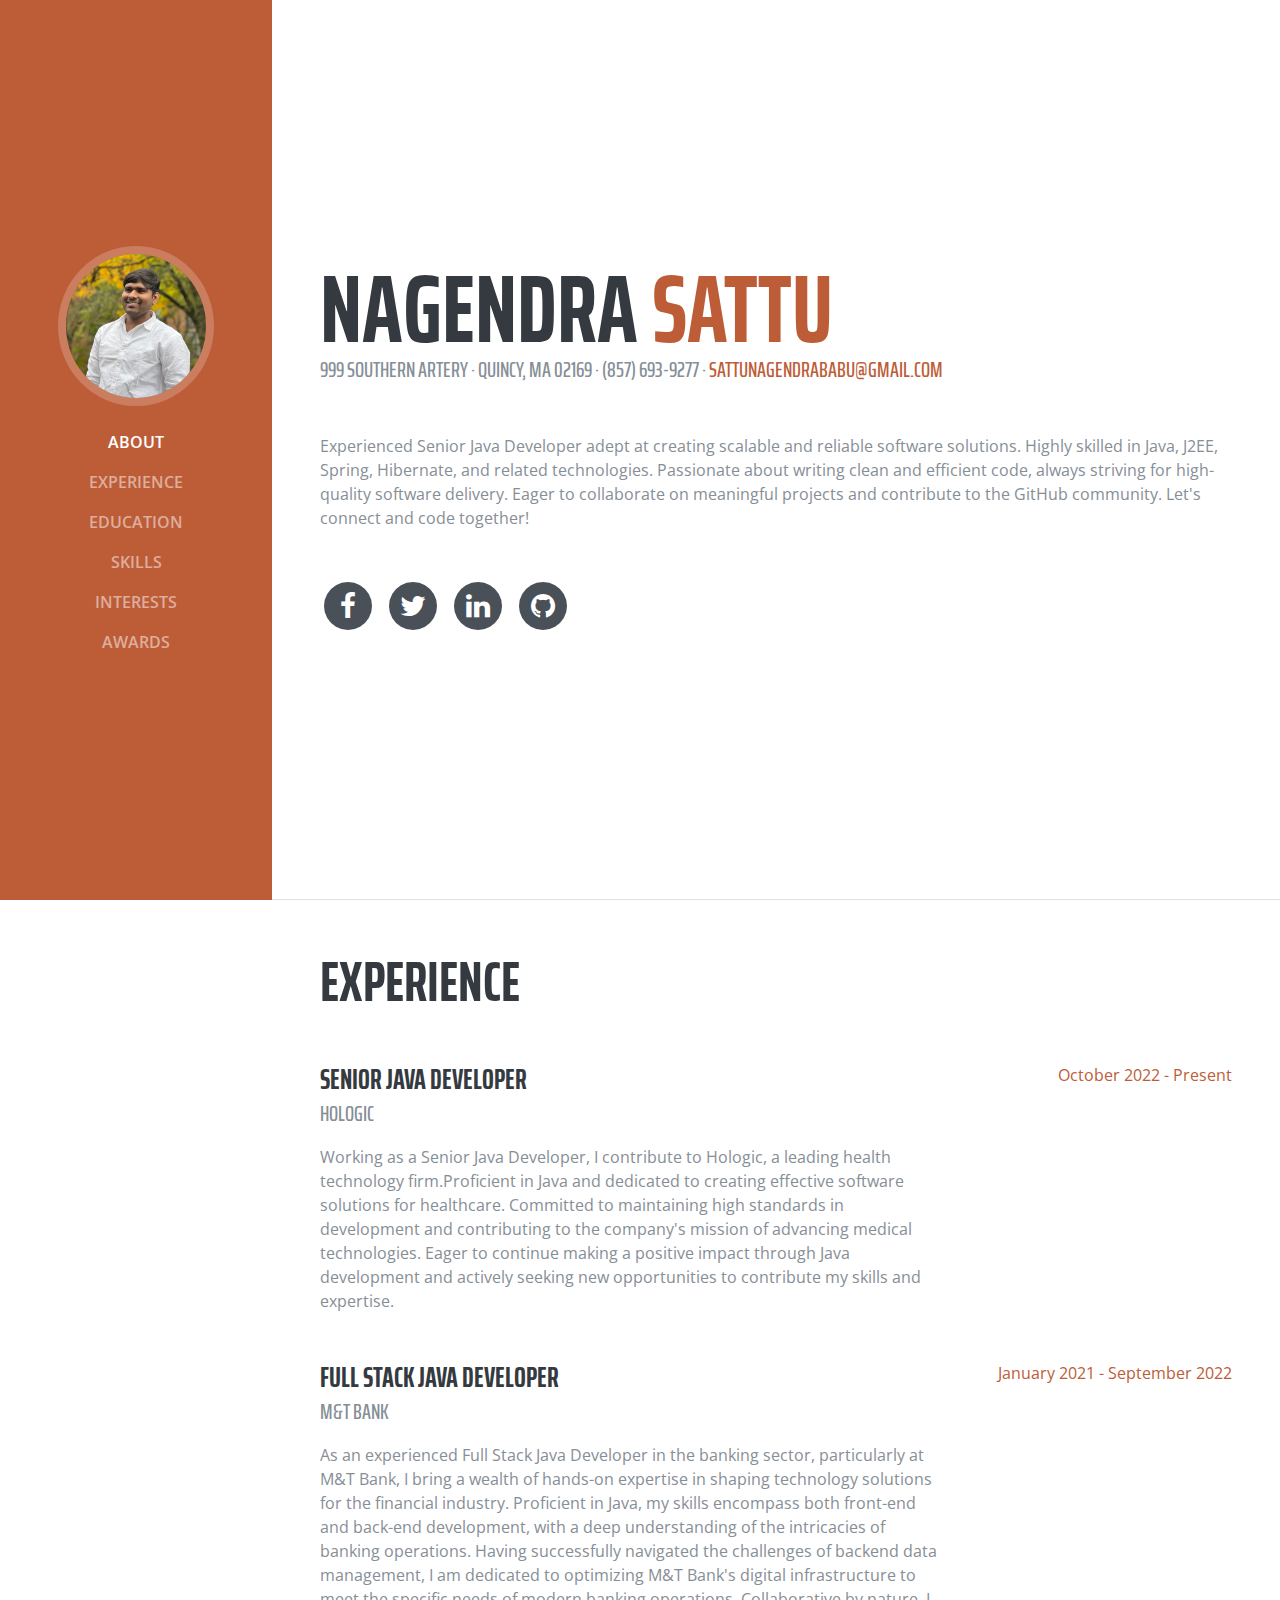
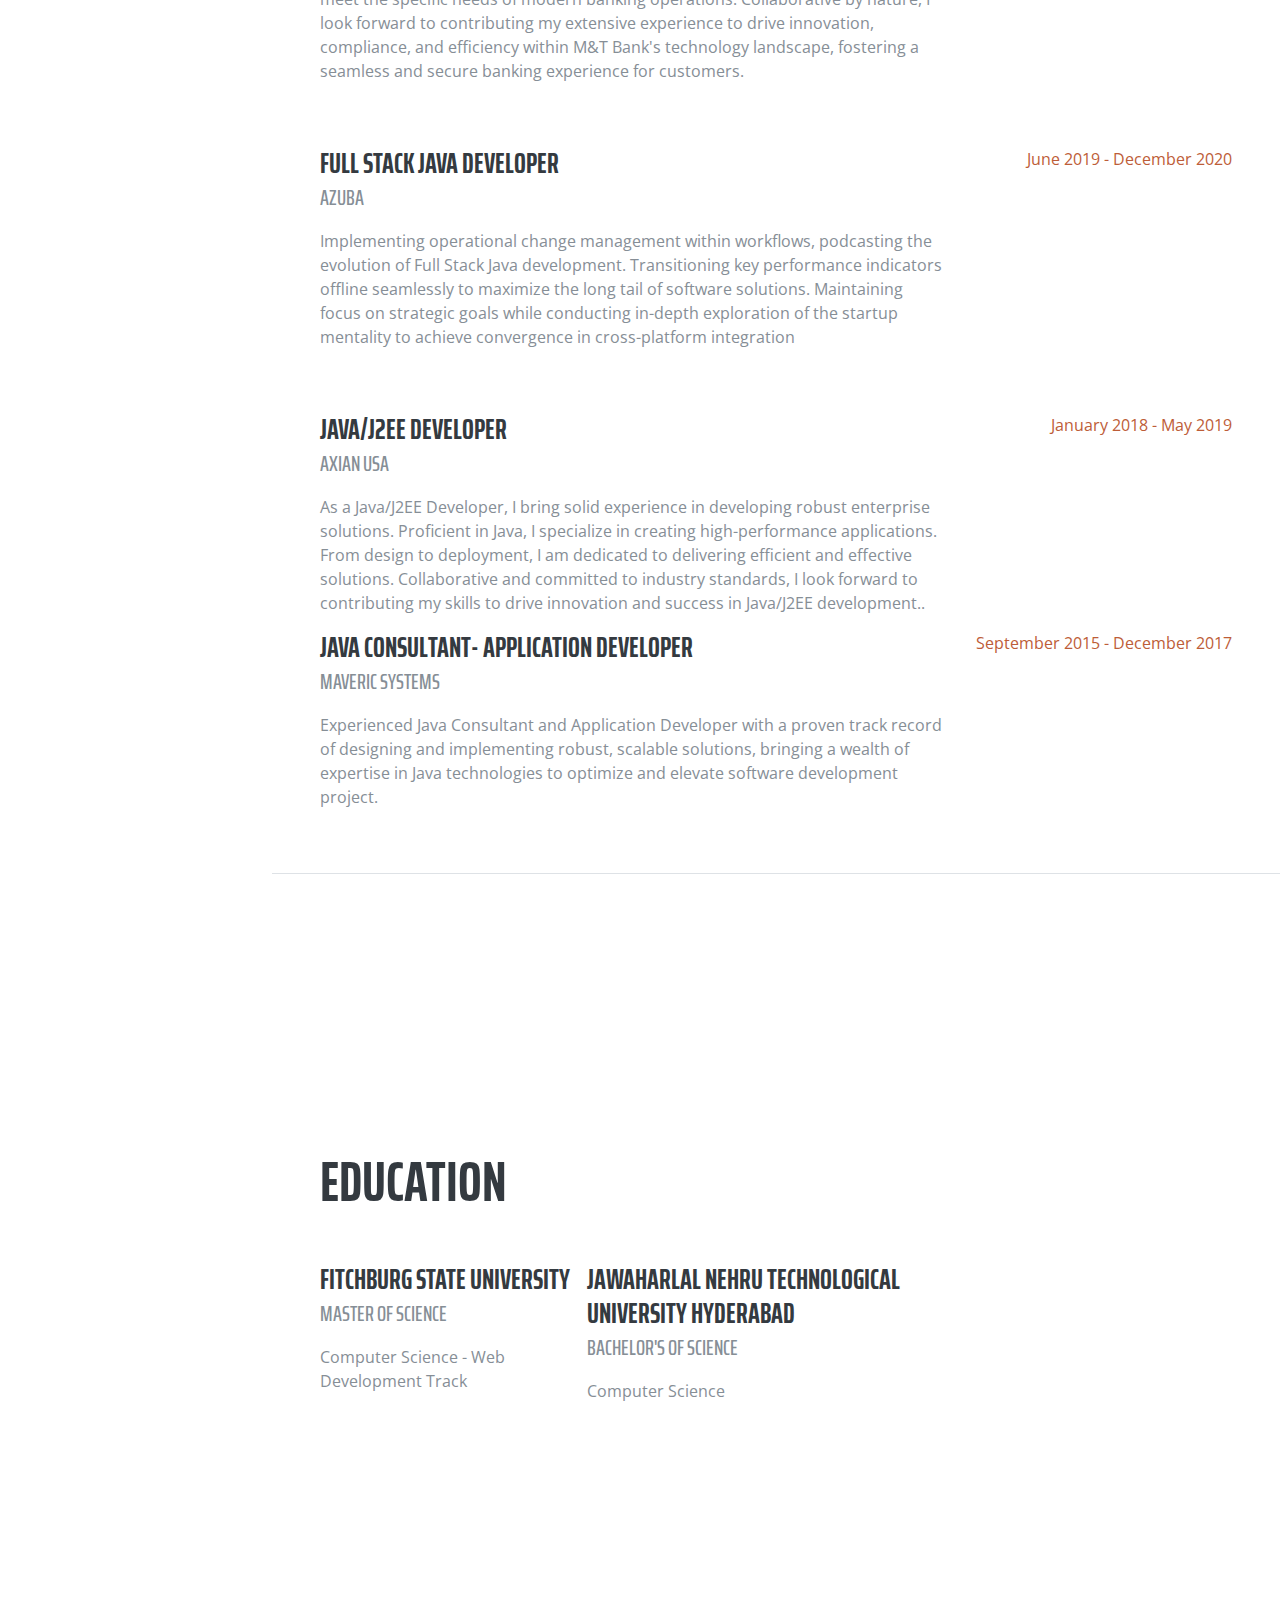
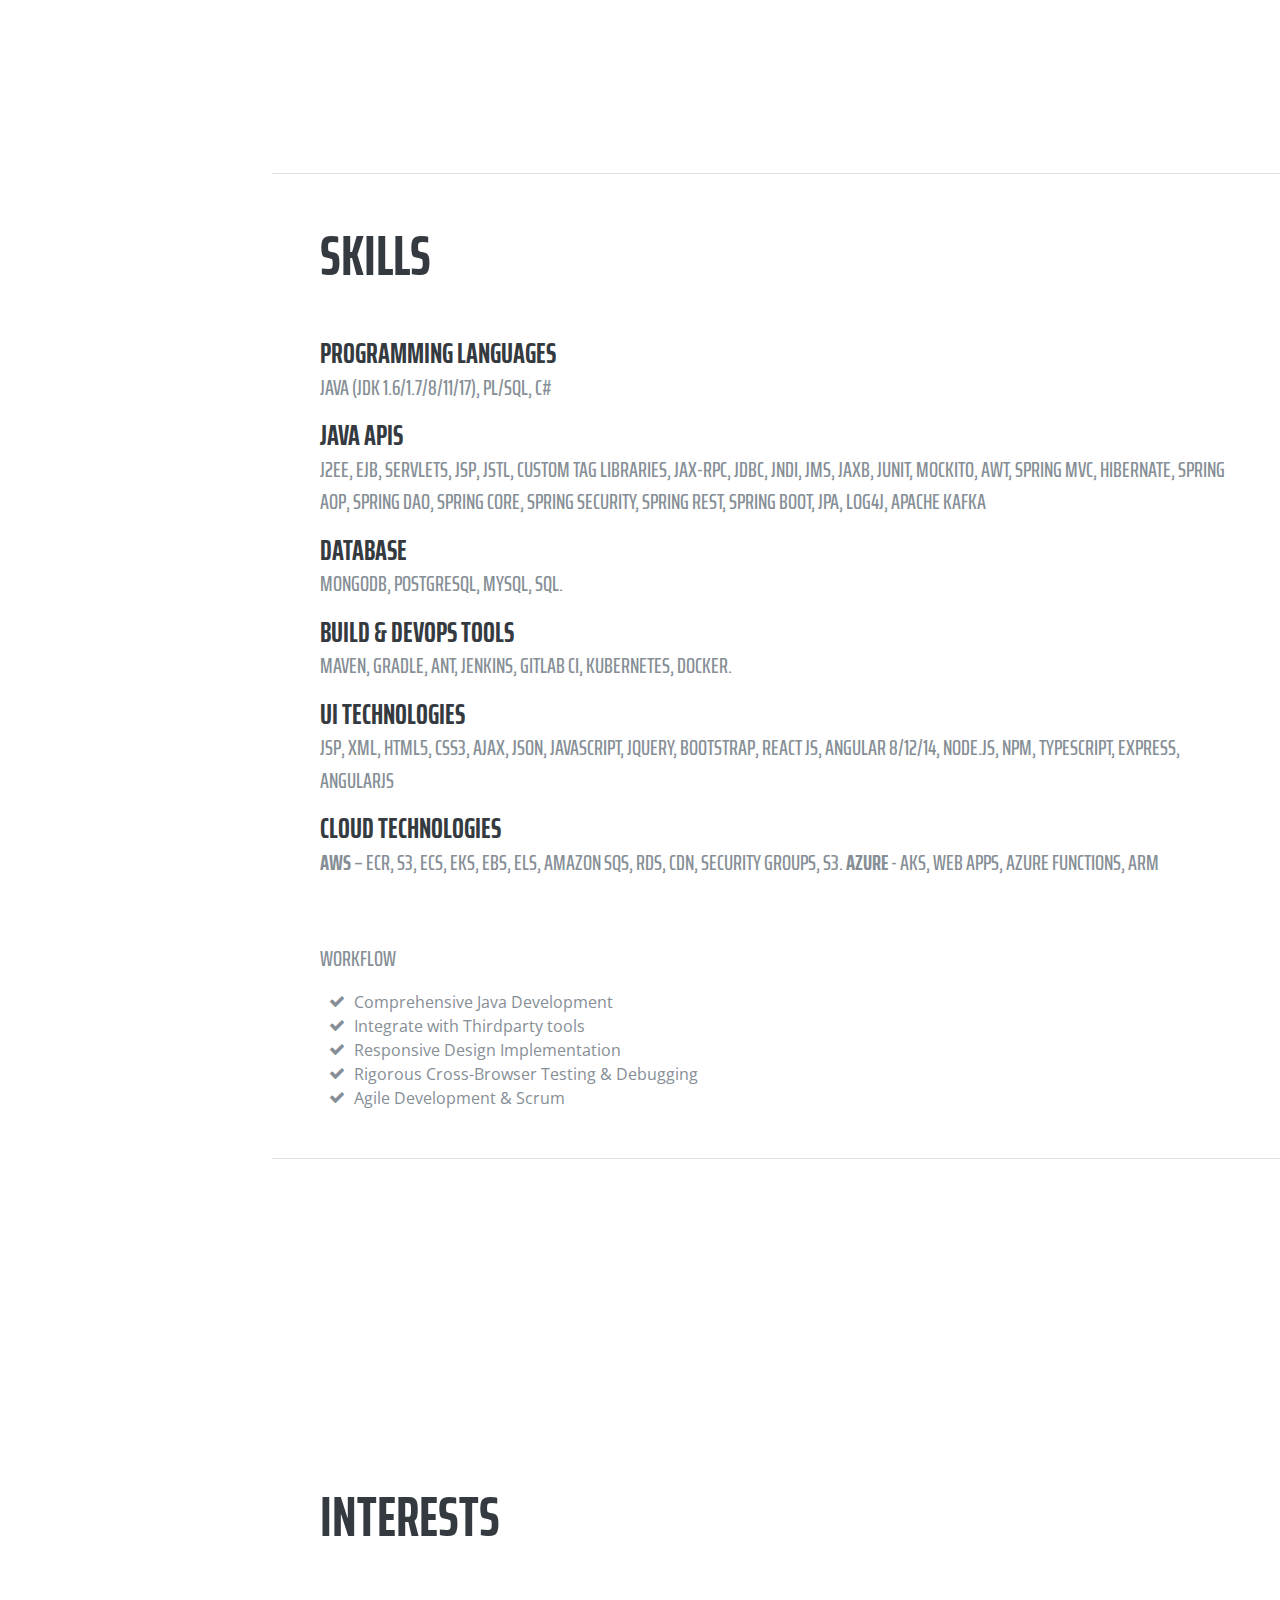
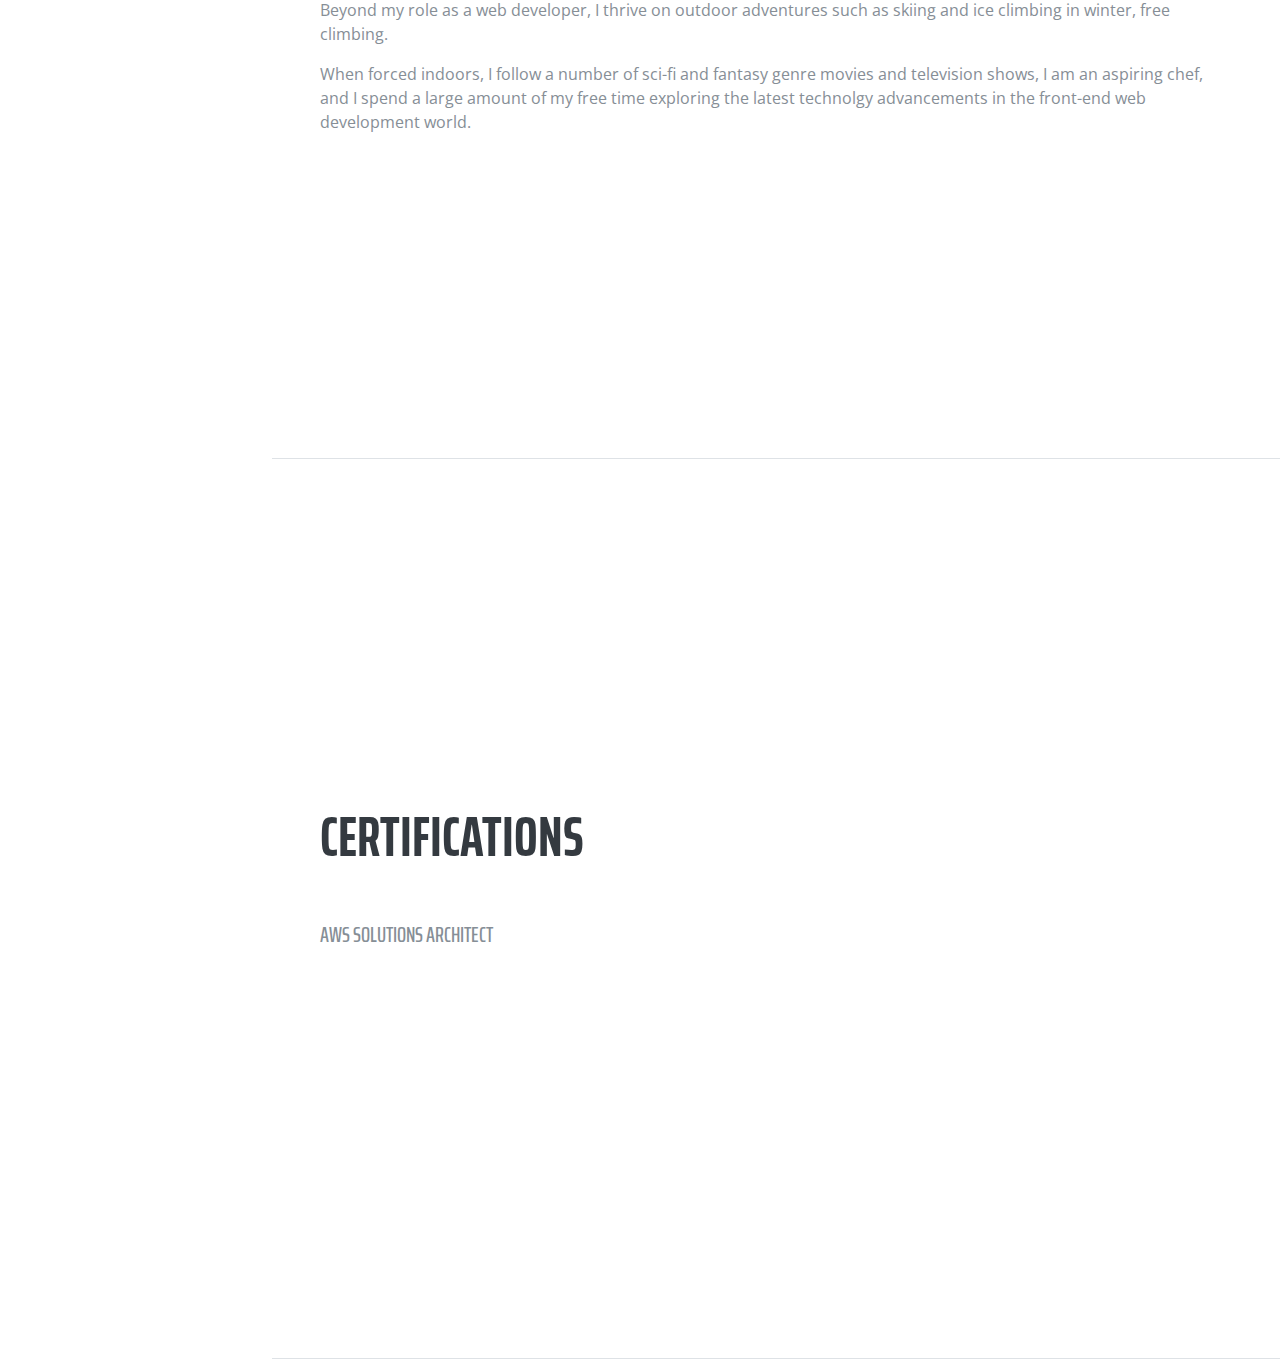
<file: index.html>
<!DOCTYPE html>
<html lang="en">

  <head>

    <meta charset="utf-8">
    <meta name="viewport" content="width=device-width, initial-scale=1, shrink-to-fit=no">
    <meta name="description" content="">
    <meta name="author" content="">

    <title>Resume - Start Bootstrap Theme</title>

    <!-- Bootstrap core CSS -->
    <link href="vendor/bootstrap/css/bootstrap.min.css" rel="stylesheet">

    <!-- Custom fonts for this template -->
    <link href="https://fonts.googleapis.com/css?family=Saira+Extra+Condensed:100,200,300,400,500,600,700,800,900" rel="stylesheet">
    <link href="https://fonts.googleapis.com/css?family=Open+Sans:300,300i,400,400i,600,600i,700,700i,800,800i" rel="stylesheet">
    <link href="vendor/font-awesome/css/font-awesome.min.css" rel="stylesheet">
    <link href="vendor/devicons/css/devicons.min.css" rel="stylesheet">
    <link href="vendor/simple-line-icons/css/simple-line-icons.css" rel="stylesheet">

    <!-- Custom styles for this template -->
    <link href="css/resume.min.css" rel="stylesheet">

  </head>

  <body id="page-top">

    <nav class="navbar navbar-expand-lg navbar-dark bg-primary fixed-top" id="sideNav">
      <a class="navbar-brand js-scroll-trigger" href="#page-top">
        <span class="d-block d-lg-none">Start Bootstrap</span>
        <span class="d-none d-lg-block">
          <img class="img-fluid img-profile rounded-circle mx-auto mb-2" src="img/Profile.jpg" alt="">
        </span>
      </a>
      </button>
      <div class="collapse navbar-collapse" id="navbarSupportedContent">
        <ul class="navbar-nav">
          <li class="nav-item">
            <a class="nav-link js-scroll-trigger" href="#about">About</a>
          </li>
          <li class="nav-item">
            <a class="nav-link js-scroll-trigger" href="#experience">Experience</a>
          </li>
          <li class="nav-item">
            <a class="nav-link js-scroll-trigger" href="#education">Education</a>
          </li>
          <li class="nav-item">
            <a class="nav-link js-scroll-trigger" href="#skills">Skills</a>  
          </li>
          <li class="nav-item">
            <a class="nav-link js-scroll-trigger" href="#interests">Interests</a>
          </li>
          <li class="nav-item">
            <a class="nav-link js-scroll-trigger" href="#awards">Awards</a>
          </li>
        </ul>
      </div>
    </nav>

    <div class="container-fluid p-0">

      <section class="resume-section p-3 p-lg-5 d-flex d-column" id="about">
        <div class="my-auto">
          <h1 class="mb-0">Nagendra 
            <span class="text-primary">Sattu</span>
          </h1>
          <div class="subheading mb-5">999 Southern Artery · Quincy, MA 02169 · (857) 693-9277 ·
            <a href="mailto:name@email.com">sattunagendrababu@gmail.com</a>
          </div>
          <p class="mb-5">Experienced Senior Java Developer adept at creating scalable and reliable software solutions. Highly skilled in Java, J2EE, Spring, Hibernate, and related technologies. Passionate about writing clean and efficient code, always striving for high-quality software delivery. Eager to collaborate on meaningful projects and contribute to the GitHub community. Let's connect and code together!</p>
          <ul class="list-inline list-social-icons mb-0">
            <li class="list-inline-item">
              <a href="#">
                <span class="fa-stack fa-lg">
                  <i class="fa fa-circle fa-stack-2x"></i>
                  <i class="fa fa-facebook fa-stack-1x fa-inverse"></i>
                </span>
              </a>
            </li>
            <li class="list-inline-item">
              <a href="#">
                <span class="fa-stack fa-lg">
                  <i class="fa fa-circle fa-stack-2x"></i>
                  <i class="fa fa-twitter fa-stack-1x fa-inverse"></i>
                </span>
              </a>
            </li>
            <li class="list-inline-item">
              <a href="http://www.linkedin.com/in/nagendra-sattu-7897a22b5">
                <span class="fa-stack fa-lg">
                  <i class="fa fa-circle fa-stack-2x"></i>
                  <i class="fa fa-linkedin fa-stack-1x fa-inverse"></i>
                </span> 
              </a>
            </li>
            <li class="list-inline-item">
              <a href="#">
                <span class="fa-stack fa-lg">
                  <i class="fa fa-circle fa-stack-2x"></i>
                  <i class="fa fa-github fa-stack-1x fa-inverse"></i>
                </span>
              </a>
            </li>
          </ul>
        </div>
      </section>

      <section class="resume-section p-3 p-lg-5 d-flex flex-column" id="experience">
        <div class="my-auto">
          <h2 class="mb-5">Experience</h2>

          <div class="resume-item d-flex flex-column flex-md-row mb-5">
            <div class="resume-content mr-auto">
              <h3 class="mb-0">Senior Java Developer</h3>
              <div class="subheading mb-3">Hologic</div>
              Working as a Senior Java Developer, I contribute to Hologic, a leading health technology firm.Proficient in Java and dedicated to creating effective software solutions for healthcare. Committed to maintaining high standards in development and contributing to the company's mission of advancing medical technologies. Eager to continue making a positive impact through Java development and actively seeking new opportunities to contribute my skills and expertise.




</div>
            <div class="resume-date text-md-right">
              <span class="text-primary">October 2022 - Present</span>
            </div>
          </div>

          <div class="resume-item d-flex flex-column flex-md-row mb-5">
            <div class="resume-content mr-auto">
              <h3 class="mb-0">Full Stack Java Developer</h3>
              <div class="subheading mb-3">M&T Bank</div>
              <p>
                As an experienced Full Stack Java Developer in the banking sector, particularly at M&T Bank, 
                I bring a wealth of hands-on expertise in shaping technology solutions for the financial industry.
                 Proficient in Java, my skills encompass both front-end and back-end development, 
                 with a deep understanding of the intricacies of banking operations. Having successfully navigated the challenges of backend data management,
                 I am dedicated to optimizing M&T Bank's digital infrastructure to meet the specific needs of modern banking operations. Collaborative by nature, I look forward to contributing my extensive experience to drive innovation, compliance, and efficiency within M&T Bank's technology landscape, fostering a seamless and secure banking experience for customers.

              </p>
            </div>
            <div class="resume-date text-md-right">
              <span class="text-primary">January 2021 - September 2022</span>
            </div>
          </div>

          <div class="resume-item d-flex flex-column flex-md-row mb-5">
            <div class="resume-content mr-auto">
              <h3 class="mb-0">Full Stack Java Developer</h3>
              <div class="subheading mb-3">Azuba</div>
              <p>
                Implementing operational change management within workflows, podcasting the evolution of Full Stack Java development. 
                Transitioning key performance indicators offline seamlessly to maximize the long tail of software solutions. 
                Maintaining focus on strategic goals while conducting in-depth exploration of the startup mentality to achieve convergence in cross-platform integration</p>
            </div>
            <div class="resume-date text-md-right">
              <span class="text-primary">June 2019 - December 2020</span>
            </div>
          </div>

          <div class="resume-item d-flex flex-column flex-md-row">
            <div class="resume-content mr-auto">
              <h3 class="mb-0">Java/J2EE Developer</h3>
              <div class="subheading mb-3">Axian USA</div>
              <p>As a Java/J2EE Developer, I bring solid experience in developing robust enterprise solutions. Proficient in Java, 
                I specialize in creating high-performance applications. From design to deployment, I am dedicated to delivering efficient and effective solutions.
                Collaborative and committed to industry standards, 
                I look forward to contributing my skills to drive innovation and success in Java/J2EE development..
              </p>
            </div>
            <div class="resume-date text-md-right">
              <span class="text-primary">January 2018 - May 2019</span>
            </div>
          </div>

          <div class="resume-item d-flex flex-column flex-md-row">
            <div class="resume-content mr-auto">
              <h3 class="mb-0"> Java Consultant- Application Developer</h3>
              <div class="subheading mb-3">Maveric Systems</div>
              <p>Experienced Java Consultant and Application Developer with a proven track record of designing and implementing robust, scalable solutions, 
                bringing a wealth of expertise in Java technologies to optimize and elevate software development project.
              </p>
            </div>
            <div class="resume-date text-md-right">
              <span class="text-primary">September 2015 - December 2017</span>
            </div>
          </div>


        </div>

      </section>

      <section class="resume-section p-3 p-lg-5 d-flex flex-column" id="education">
        <div class="my-auto">
          <h2 class="mb-5">Education</h2>

          <div class="resume-item d-flex flex-column flex-md-row mb-5">
            <div class="resume-content mr-auto">
              <h3 class="mb-0">FitchBurg State University</h3>
              <div class="subheading mb-3">Master of Science</div>
              <div>Computer Science - Web Development Track</div>
            </div>
            <div class="resume-item d-flex flex-column flex-md-row mb-5">
              <div class="my-auto">
              <div class="resume-content mr-auto">
                <h3 class="mb-0">Jawaharlal Nehru Technological University Hyderabad</h3>
                <div class="subheading mb-3">Bachelor's of Science</div>
                <div>Computer Science </div>
              </div>
              </div>
            
            <div class="resume-date text-md-right">
              <span class="text-primary"></span>
            </div>
          </div>
        </div>
      </section>

      <section class="resume-section p-3 p-lg-5 d-flex flex-column" id="skills">
        <div class="my-auto">
          <h2 class="mb-5">Skills</h2>

          
          <div class="resume-item d-flex flex-column flex-md-row mb-5">
            <div class="resume-content mr-auto">
              <h3 class="mb-0">Programming Languages</h3>
              <div class="subheading mb-3">Java (JDK 1.6/1.7/8/11/17), PL/SQL, C#</div>
              <h3 class="mb-0">Java APIs</h3>
              <div class="subheading mb-3">J2EE, EJB, Servlets, JSP, JSTL, Custom Tag Libraries, JAX-RPC, JDBC, JNDI, JMS, JAXB, JUnit, Mockito, AWT, SPRING MVC, Hibernate, Spring AOP, Spring DAO, Spring Core, Spring Security, Spring REST, Spring Boot, JPA, Log4j, Apache Kafka</div>
              <h3 class="mb-0">Database</h3>
              <div class="subheading mb-3">MongoDB, PostgreSQL, MySQL, SQL.</div>
              <h3 class="mb-0">Build & DevOps Tools</h3>
              <div class="subheading mb-3">Maven, Gradle, ANT, Jenkins, GitLab CI, Kubernetes, Docker.</div>
              <h3 class="mb-0">UI Technologies</h3>
              <div class="subheading mb-3">JSP, XML, HTML5, CSS3, AJAX, JSON, JavaScript, jQuery, Bootstrap, React JS, Angular 8/12/14, Node.js, NPM, Typescript, Express, AngularJS</div>
              <h3 class="mb-0">Cloud Technologies</h3>
              <div class="subheading mb-3"><strong>AWS</strong> – ECR, S3, ECS, EKS, EBS, ELS, Amazon SQS, RDS, CDN, Security Groups, S3. 
                <strong>AZURE</strong> - AKS, Web Apps, Azure Functions, ARM</div>
            </div>
            </div>
          </div>
          
          
          
          <!-- Add more sections in a similar manner -->
          
          <div class="subheading mb-3">Workflow</div>
          <ul class="fa-ul mb-0">
            <li>
              <i class="fa-li fa fa-check"></i>
              Comprehensive Java Development</li>
            <li>
                <i class="fa-li fa fa-check"></i>
                Integrate with Thirdparty tools</li>
            <li>
              <i class="fa-li fa fa-check"></i>
              Responsive Design Implementation</li>
            <li>
              <i class="fa-li fa fa-check"></i>
              Rigorous Cross-Browser Testing & Debugging</li>
            <li>
              <i class="fa-li fa fa-check"></i>
              Agile Development &amp; Scrum</li>
            
          </ul>
        </div>
      </section>

      <section class="resume-section p-3 p-lg-5 d-flex flex-column" id="interests">
        <div class="my-auto">
          <h2 class="mb-5">Interests</h2>
          <p>Beyond my role as a web developer, I thrive on outdoor adventures such as skiing and ice climbing in winter, free climbing.</p>
          <p class="mb-0">When forced indoors, I follow a number of sci-fi and fantasy genre movies and television shows, I am an aspiring chef, and I spend a large amount of my free time exploring the latest technolgy advancements in the front-end web development world.</p>
        </div>
      </section>

      <section class="resume-section p-3 p-lg-5 d-flex flex-column" id="skills">
        <div class="my-auto">
          <h2 class="mb-5">Certifications</h2>
          <div class="resume-item d-flex flex-column flex-md-row mb-5">       
              <div class="subheading mb-3">AWS solutions Architect</div>
             </div>
          </div>

         </div>
      </section>

    <!-- Bootstrap core JavaScript -->
    <script src="vendor/jquery/jquery.min.js"></script>
    <script src="vendor/bootstrap/js/bootstrap.bundle.min.js"></script>

    <!-- Plugin JavaScript -->
    <script src="vendor/jquery-easing/jquery.easing.min.js"></script>

    <!-- Custom scripts for this template -->
    <script src="js/resume.min.js"></script>

  </body>

</html>
</file>
<file: vendor/simple-line-icons/css/simple-line-icons.css>
@font-face {
  font-family: 'simple-line-icons';
  src: url('../fonts/Simple-Line-Icons.eot?v=2.4.0');
  src: url('../fonts/Simple-Line-Icons.eot?v=2.4.0#iefix') format('embedded-opentype'), url('../fonts/Simple-Line-Icons.woff2?v=2.4.0') format('woff2'), url('../fonts/Simple-Line-Icons.ttf?v=2.4.0') format('truetype'), url('../fonts/Simple-Line-Icons.woff?v=2.4.0') format('woff'), url('../fonts/Simple-Line-Icons.svg?v=2.4.0#simple-line-icons') format('svg');
  font-weight: normal;
  font-style: normal;
}
/*
 Use the following CSS code if you want to have a class per icon.
 Instead of a list of all class selectors, you can use the generic [class*="icon-"] selector, but it's slower:
*/
.icon-user,
.icon-people,
.icon-user-female,
.icon-user-follow,
.icon-user-following,
.icon-user-unfollow,
.icon-login,
.icon-logout,
.icon-emotsmile,
.icon-phone,
.icon-call-end,
.icon-call-in,
.icon-call-out,
.icon-map,
.icon-location-pin,
.icon-direction,
.icon-directions,
.icon-compass,
.icon-layers,
.icon-menu,
.icon-list,
.icon-options-vertical,
.icon-options,
.icon-arrow-down,
.icon-arrow-left,
.icon-arrow-right,
.icon-arrow-up,
.icon-arrow-up-circle,
.icon-arrow-left-circle,
.icon-arrow-right-circle,
.icon-arrow-down-circle,
.icon-check,
.icon-clock,
.icon-plus,
.icon-minus,
.icon-close,
.icon-event,
.icon-exclamation,
.icon-organization,
.icon-trophy,
.icon-screen-smartphone,
.icon-screen-desktop,
.icon-plane,
.icon-notebook,
.icon-mustache,
.icon-mouse,
.icon-magnet,
.icon-energy,
.icon-disc,
.icon-cursor,
.icon-cursor-move,
.icon-crop,
.icon-chemistry,
.icon-speedometer,
.icon-shield,
.icon-screen-tablet,
.icon-magic-wand,
.icon-hourglass,
.icon-graduation,
.icon-ghost,
.icon-game-controller,
.icon-fire,
.icon-eyeglass,
.icon-envelope-open,
.icon-envelope-letter,
.icon-bell,
.icon-badge,
.icon-anchor,
.icon-wallet,
.icon-vector,
.icon-speech,
.icon-puzzle,
.icon-printer,
.icon-present,
.icon-playlist,
.icon-pin,
.icon-picture,
.icon-handbag,
.icon-globe-alt,
.icon-globe,
.icon-folder-alt,
.icon-folder,
.icon-film,
.icon-feed,
.icon-drop,
.icon-drawer,
.icon-docs,
.icon-doc,
.icon-diamond,
.icon-cup,
.icon-calculator,
.icon-bubbles,
.icon-briefcase,
.icon-book-open,
.icon-basket-loaded,
.icon-basket,
.icon-bag,
.icon-action-undo,
.icon-action-redo,
.icon-wrench,
.icon-umbrella,
.icon-trash,
.icon-tag,
.icon-support,
.icon-frame,
.icon-size-fullscreen,
.icon-size-actual,
.icon-shuffle,
.icon-share-alt,
.icon-share,
.icon-rocket,
.icon-question,
.icon-pie-chart,
.icon-pencil,
.icon-note,
.icon-loop,
.icon-home,
.icon-grid,
.icon-graph,
.icon-microphone,
.icon-music-tone-alt,
.icon-music-tone,
.icon-earphones-alt,
.icon-earphones,
.icon-equalizer,
.icon-like,
.icon-dislike,
.icon-control-start,
.icon-control-rewind,
.icon-control-play,
.icon-control-pause,
.icon-control-forward,
.icon-control-end,
.icon-volume-1,
.icon-volume-2,
.icon-volume-off,
.icon-calendar,
.icon-bulb,
.icon-chart,
.icon-ban,
.icon-bubble,
.icon-camrecorder,
.icon-camera,
.icon-cloud-download,
.icon-cloud-upload,
.icon-envelope,
.icon-eye,
.icon-flag,
.icon-heart,
.icon-info,
.icon-key,
.icon-link,
.icon-lock,
.icon-lock-open,
.icon-magnifier,
.icon-magnifier-add,
.icon-magnifier-remove,
.icon-paper-clip,
.icon-paper-plane,
.icon-power,
.icon-refresh,
.icon-reload,
.icon-settings,
.icon-star,
.icon-symbol-female,
.icon-symbol-male,
.icon-target,
.icon-credit-card,
.icon-paypal,
.icon-social-tumblr,
.icon-social-twitter,
.icon-social-facebook,
.icon-social-instagram,
.icon-social-linkedin,
.icon-social-pinterest,
.icon-social-github,
.icon-social-google,
.icon-social-reddit,
.icon-social-skype,
.icon-social-dribbble,
.icon-social-behance,
.icon-social-foursqare,
.icon-social-soundcloud,
.icon-social-spotify,
.icon-social-stumbleupon,
.icon-social-youtube,
.icon-social-dropbox,
.icon-social-vkontakte,
.icon-social-steam {
  font-family: 'simple-line-icons';
  speak: none;
  font-style: normal;
  font-weight: normal;
  font-variant: normal;
  text-transform: none;
  line-height: 1;
  /* Better Font Rendering =========== */
  -webkit-font-smoothing: antialiased;
  -moz-osx-font-smoothing: grayscale;
}
.icon-user:before {
  content: "\e005";
}
.icon-people:before {
  content: "\e001";
}
.icon-user-female:before {
  content: "\e000";
}
.icon-user-follow:before {
  content: "\e002";
}
.icon-user-following:before {
  content: "\e003";
}
.icon-user-unfollow:before {
  content: "\e004";
}
.icon-login:before {
  content: "\e066";
}
.icon-logout:before {
  content: "\e065";
}
.icon-emotsmile:before {
  content: "\e021";
}
.icon-phone:before {
  content: "\e600";
}
.icon-call-end:before {
  content: "\e048";
}
.icon-call-in:before {
  content: "\e047";
}
.icon-call-out:before {
  content: "\e046";
}
.icon-map:before {
  content: "\e033";
}
.icon-location-pin:before {
  content: "\e096";
}
.icon-direction:before {
  content: "\e042";
}
.icon-directions:before {
  content: "\e041";
}
.icon-compass:before {
  content: "\e045";
}
.icon-layers:before {
  content: "\e034";
}
.icon-menu:before {
  content: "\e601";
}
.icon-list:before {
  content: "\e067";
}
.icon-options-vertical:before {
  content: "\e602";
}
.icon-options:before {
  content: "\e603";
}
.icon-arrow-down:before {
  content: "\e604";
}
.icon-arrow-left:before {
  content: "\e605";
}
.icon-arrow-right:before {
  content: "\e606";
}
.icon-arrow-up:before {
  content: "\e607";
}
.icon-arrow-up-circle:before {
  content: "\e078";
}
.icon-arrow-left-circle:before {
  content: "\e07a";
}
.icon-arrow-right-circle:before {
  content: "\e079";
}
.icon-arrow-down-circle:before {
  content: "\e07b";
}
.icon-check:before {
  content: "\e080";
}
.icon-clock:before {
  content: "\e081";
}
.icon-plus:before {
  content: "\e095";
}
.icon-minus:before {
  content: "\e615";
}
.icon-close:before {
  content: "\e082";
}
.icon-event:before {
  content: "\e619";
}
.icon-exclamation:before {
  content: "\e617";
}
.icon-organization:before {
  content: "\e616";
}
.icon-trophy:before {
  content: "\e006";
}
.icon-screen-smartphone:before {
  content: "\e010";
}
.icon-screen-desktop:before {
  content: "\e011";
}
.icon-plane:before {
  content: "\e012";
}
.icon-notebook:before {
  content: "\e013";
}
.icon-mustache:before {
  content: "\e014";
}
.icon-mouse:before {
  content: "\e015";
}
.icon-magnet:before {
  content: "\e016";
}
.icon-energy:before {
  content: "\e020";
}
.icon-disc:before {
  content: "\e022";
}
.icon-cursor:before {
  content: "\e06e";
}
.icon-cursor-move:before {
  content: "\e023";
}
.icon-crop:before {
  content: "\e024";
}
.icon-chemistry:before {
  content: "\e026";
}
.icon-speedometer:before {
  content: "\e007";
}
.icon-shield:before {
  content: "\e00e";
}
.icon-screen-tablet:before {
  content: "\e00f";
}
.icon-magic-wand:before {
  content: "\e017";
}
.icon-hourglass:before {
  content: "\e018";
}
.icon-graduation:before {
  content: "\e019";
}
.icon-ghost:before {
  content: "\e01a";
}
.icon-game-controller:before {
  content: "\e01b";
}
.icon-fire:before {
  content: "\e01c";
}
.icon-eyeglass:before {
  content: "\e01d";
}
.icon-envelope-open:before {
  content: "\e01e";
}
.icon-envelope-letter:before {
  content: "\e01f";
}
.icon-bell:before {
  content: "\e027";
}
.icon-badge:before {
  content: "\e028";
}
.icon-anchor:before {
  content: "\e029";
}
.icon-wallet:before {
  content: "\e02a";
}
.icon-vector:before {
  content: "\e02b";
}
.icon-speech:before {
  content: "\e02c";
}
.icon-puzzle:before {
  content: "\e02d";
}
.icon-printer:before {
  content: "\e02e";
}
.icon-present:before {
  content: "\e02f";
}
.icon-playlist:before {
  content: "\e030";
}
.icon-pin:before {
  content: "\e031";
}
.icon-picture:before {
  content: "\e032";
}
.icon-handbag:before {
  content: "\e035";
}
.icon-globe-alt:before {
  content: "\e036";
}
.icon-globe:before {
  content: "\e037";
}
.icon-folder-alt:before {
  content: "\e039";
}
.icon-folder:before {
  content: "\e089";
}
.icon-film:before {
  content: "\e03a";
}
.icon-feed:before {
  content: "\e03b";
}
.icon-drop:before {
  content: "\e03e";
}
.icon-drawer:before {
  content: "\e03f";
}
.icon-docs:before {
  content: "\e040";
}
.icon-doc:before {
  content: "\e085";
}
.icon-diamond:before {
  content: "\e043";
}
.icon-cup:before {
  content: "\e044";
}
.icon-calculator:before {
  content: "\e049";
}
.icon-bubbles:before {
  content: "\e04a";
}
.icon-briefcase:before {
  content: "\e04b";
}
.icon-book-open:before {
  content: "\e04c";
}
.icon-basket-loaded:before {
  content: "\e04d";
}
.icon-basket:before {
  content: "\e04e";
}
.icon-bag:before {
  content: "\e04f";
}
.icon-action-undo:before {
  content: "\e050";
}
.icon-action-redo:before {
  content: "\e051";
}
.icon-wrench:before {
  content: "\e052";
}
.icon-umbrella:before {
  content: "\e053";
}
.icon-trash:before {
  content: "\e054";
}
.icon-tag:before {
  content: "\e055";
}
.icon-support:before {
  content: "\e056";
}
.icon-frame:before {
  content: "\e038";
}
.icon-size-fullscreen:before {
  content: "\e057";
}
.icon-size-actual:before {
  content: "\e058";
}
.icon-shuffle:before {
  content: "\e059";
}
.icon-share-alt:before {
  content: "\e05a";
}
.icon-share:before {
  content: "\e05b";
}
.icon-rocket:before {
  content: "\e05c";
}
.icon-question:before {
  content: "\e05d";
}
.icon-pie-chart:before {
  content: "\e05e";
}
.icon-pencil:before {
  content: "\e05f";
}
.icon-note:before {
  content: "\e060";
}
.icon-loop:before {
  content: "\e064";
}
.icon-home:before {
  content: "\e069";
}
.icon-grid:before {
  content: "\e06a";
}
.icon-graph:before {
  content: "\e06b";
}
.icon-microphone:before {
  content: "\e063";
}
.icon-music-tone-alt:before {
  content: "\e061";
}
.icon-music-tone:before {
  content: "\e062";
}
.icon-earphones-alt:before {
  content: "\e03c";
}
.icon-earphones:before {
  content: "\e03d";
}
.icon-equalizer:before {
  content: "\e06c";
}
.icon-like:before {
  content: "\e068";
}
.icon-dislike:before {
  content: "\e06d";
}
.icon-control-start:before {
  content: "\e06f";
}
.icon-control-rewind:before {
  content: "\e070";
}
.icon-control-play:before {
  content: "\e071";
}
.icon-control-pause:before {
  content: "\e072";
}
.icon-control-forward:before {
  content: "\e073";
}
.icon-control-end:before {
  content: "\e074";
}
.icon-volume-1:before {
  content: "\e09f";
}
.icon-volume-2:before {
  content: "\e0a0";
}
.icon-volume-off:before {
  content: "\e0a1";
}
.icon-calendar:before {
  content: "\e075";
}
.icon-bulb:before {
  content: "\e076";
}
.icon-chart:before {
  content: "\e077";
}
.icon-ban:before {
  content: "\e07c";
}
.icon-bubble:before {
  content: "\e07d";
}
.icon-camrecorder:before {
  content: "\e07e";
}
.icon-camera:before {
  content: "\e07f";
}
.icon-cloud-download:before {
  content: "\e083";
}
.icon-cloud-upload:before {
  content: "\e084";
}
.icon-envelope:before {
  content: "\e086";
}
.icon-eye:before {
  content: "\e087";
}
.icon-flag:before {
  content: "\e088";
}
.icon-heart:before {
  content: "\e08a";
}
.icon-info:before {
  content: "\e08b";
}
.icon-key:before {
  content: "\e08c";
}
.icon-link:before {
  content: "\e08d";
}
.icon-lock:before {
  content: "\e08e";
}
.icon-lock-open:before {
  content: "\e08f";
}
.icon-magnifier:before {
  content: "\e090";
}
.icon-magnifier-add:before {
  content: "\e091";
}
.icon-magnifier-remove:before {
  content: "\e092";
}
.icon-paper-clip:before {
  content: "\e093";
}
.icon-paper-plane:before {
  content: "\e094";
}
.icon-power:before {
  content: "\e097";
}
.icon-refresh:before {
  content: "\e098";
}
.icon-reload:before {
  content: "\e099";
}
.icon-settings:before {
  content: "\e09a";
}
.icon-star:before {
  content: "\e09b";
}
.icon-symbol-female:before {
  content: "\e09c";
}
.icon-symbol-male:before {
  content: "\e09d";
}
.icon-target:before {
  content: "\e09e";
}
.icon-credit-card:before {
  content: "\e025";
}
.icon-paypal:before {
  content: "\e608";
}
.icon-social-tumblr:before {
  content: "\e00a";
}
.icon-social-twitter:before {
  content: "\e009";
}
.icon-social-facebook:before {
  content: "\e00b";
}
.icon-social-instagram:before {
  content: "\e609";
}
.icon-social-linkedin:before {
  content: "\e60a";
}
.icon-social-pinterest:before {
  content: "\e60b";
}
.icon-social-github:before {
  content: "\e60c";
}
.icon-social-google:before {
  content: "\e60d";
}
.icon-social-reddit:before {
  content: "\e60e";
}
.icon-social-skype:before {
  content: "\e60f";
}
.icon-social-dribbble:before {
  content: "\e00d";
}
.icon-social-behance:before {
  content: "\e610";
}
.icon-social-foursqare:before {
  content: "\e611";
}
.icon-social-soundcloud:before {
  content: "\e612";
}
.icon-social-spotify:before {
  content: "\e613";
}
.icon-social-stumbleupon:before {
  content: "\e614";
}
.icon-social-youtube:before {
  content: "\e008";
}
.icon-social-dropbox:before {
  content: "\e00c";
}
.icon-social-vkontakte:before {
  content: "\e618";
}
.icon-social-steam:before {
  content: "\e620";
}
</file>
<file: vendor/devicons/css/devicons.min.css>
/*!
 *  Devicons 1.8.0 made by Theodore Vorillas / http://vorillaz.com 
 */
@font-face{font-family:devicons;src:url(../fonts/devicons.eot?xqxft6);src:url(../fonts/devicons.eot?#iefixxqxft6) format("embedded-opentype"),url(../fonts/devicons.woff?xqxft6) format("woff"),url(../fonts/devicons.ttf?xqxft6) format("truetype"),url(../fonts/devicons.svg?xqxft6#devicons) format("svg");font-weight:400;font-style:normal}.devicons{font-family:devicons;speak:none;font-style:normal;font-weight:400;font-variant:normal;text-transform:none;line-height:1;-webkit-font-smoothing:antialiased;-moz-osx-font-smoothing:grayscale}.devicons-git:before{content:"\e602"}.devicons-git_compare:before{content:"\e628"}.devicons-git_branch:before{content:"\e625"}.devicons-git_commit:before{content:"\e629"}.devicons-git_pull_request:before{content:"\e626"}.devicons-git_merge:before{content:"\e627"}.devicons-bitbucket:before{content:"\e603"}.devicons-github_alt:before{content:"\e608"}.devicons-github_badge:before{content:"\e609"}.devicons-github:before{content:"\e60a"}.devicons-github_full:before{content:"\e617"}.devicons-java:before{content:"\e638"}.devicons-ruby:before{content:"\e639"}.devicons-scala:before{content:"\e637"}.devicons-python:before{content:"\e63c"}.devicons-go:before{content:"\e624"}.devicons-ruby_on_rails:before{content:"\e63b"}.devicons-django:before{content:"\e61d"}.devicons-markdown:before{content:"\e63e"}.devicons-php:before{content:"\e63d"}.devicons-mysql:before{content:"\e604"}.devicons-streamline:before{content:"\e605"}.devicons-database:before{content:"\e606"}.devicons-laravel:before{content:"\e63f"}.devicons-javascript:before{content:"\e64e"}.devicons-angular:before{content:"\e653"}.devicons-backbone:before{content:"\e652"}.devicons-coffeescript:before{content:"\e651"}.devicons-jquery:before{content:"\e650"}.devicons-modernizr:before{content:"\e620"}.devicons-jquery_ui:before{content:"\e654"}.devicons-ember:before{content:"\e61b"}.devicons-dojo:before{content:"\e61c"}.devicons-nodejs:before{content:"\e619"}.devicons-nodejs_small:before{content:"\e618"}.devicons-javascript_shield:before{content:"\e64f"}.devicons-bootstrap:before{content:"\e647"}.devicons-sass:before{content:"\e64b"}.devicons-css3_full:before{content:"\e64a"}.devicons-css3:before{content:"\e649"}.devicons-html5:before{content:"\e636"}.devicons-html5_multimedia:before{content:"\e632"}.devicons-html5_device_access:before{content:"\e633"}.devicons-html5_3d_effects:before{content:"\e635"}.devicons-html5_connectivity:before{content:"\e634"}.devicons-ghost_small:before{content:"\e614"}.devicons-ghost:before{content:"\e61f"}.devicons-magento:before{content:"\e640"}.devicons-joomla:before{content:"\e641"}.devicons-jekyll_small:before{content:"\e60d"}.devicons-drupal:before{content:"\e642"}.devicons-wordpress:before{content:"\e60b"}.devicons-grunt:before{content:"\e64c"}.devicons-bower:before{content:"\e64d"}.devicons-npm:before{content:"\e61e"}.devicons-yahoo_small:before{content:"\e62b"}.devicons-yahoo:before{content:"\e615"}.devicons-bing_small:before{content:"\e600"}.devicons-windows:before{content:"\e60f"}.devicons-linux:before{content:"\e612"}.devicons-ubuntu:before{content:"\e63a"}.devicons-android:before{content:"\e60e"}.devicons-apple:before{content:"\e611"}.devicons-appstore:before{content:"\e613"}.devicons-phonegap:before{content:"\e630"}.devicons-blackberry:before{content:"\e623"}.devicons-stackoverflow:before{content:"\e610"}.devicons-techcrunch:before{content:"\e62c"}.devicons-codrops:before{content:"\e62f"}.devicons-css_tricks:before{content:"\e601"}.devicons-smashing_magazine:before{content:"\e62d"}.devicons-netmagazine:before{content:"\e62e"}.devicons-codepen:before{content:"\e616"}.devicons-cssdeck:before{content:"\e62a"}.devicons-hackernews:before{content:"\e61a"}.devicons-dropbox:before{content:"\e607"}.devicons-google_drive:before{content:"\e631"}.devicons-visualstudio:before{content:"\e60c"}.devicons-unity_small:before{content:"\e621"}.devicons-raspberry_pi:before{content:"\e622"}.devicons-chrome:before{content:"\e643"}.devicons-ie:before{content:"\e644"}.devicons-firefox:before{content:"\e645"}.devicons-opera:before{content:"\e646"}.devicons-safari:before{content:"\e648"}.devicons-swift:before{content:"\e655"}.devicons-symfony:before{content:"\e656"}.devicons-symfony_badge:before{content:"\e657"}.devicons-less:before{content:"\e658"}.devicons-stylus:before{content:"\e659"}.devicons-trello:before{content:"\e65a"}.devicons-atlassian:before{content:"\e65b"}.devicons-jira:before{content:"\e65c"}.devicons-envato:before{content:"\e65d"}.devicons-snap_svg:before{content:"\e65e"}.devicons-raphael:before{content:"\e65f"}.devicons-google_analytics:before{content:"\e660"}.devicons-compass:before{content:"\e661"}.devicons-onedrive:before{content:"\e662"}.devicons-gulp:before{content:"\e663"}.devicons-atom:before{content:"\e664"}.devicons-cisco:before{content:"\e665"}.devicons-nancy:before{content:"\e666"}.devicons-clojure:before{content:"\e668"}.devicons-clojure_alt:before{content:"\e66a"}.devicons-perl:before{content:"\e669"}.devicons-celluloid:before{content:"\e66b"}.devicons-w3c:before{content:"\e66c"}.devicons-redis:before{content:"\e66d"}.devicons-postgresql:before{content:"\e66e"}.devicons-webplatform:before{content:"\e66f"}.devicons-jenkins:before{content:"\e667"}.devicons-requirejs:before{content:"\e670"}.devicons-opensource:before{content:"\e671"}.devicons-typo3:before{content:"\e672"}.devicons-uikit:before{content:"\e673"}.devicons-doctrine:before{content:"\e674"}.devicons-groovy:before{content:"\e675"}.devicons-nginx:before{content:"\e676"}.devicons-haskell:before{content:"\e677"}.devicons-zend:before{content:"\e678"}.devicons-gnu:before{content:"\e679"}.devicons-yeoman:before{content:"\e67a"}.devicons-heroku:before{content:"\e67b"}.devicons-debian:before{content:"\e67d"}.devicons-travis:before{content:"\e67e"}.devicons-dotnet:before{content:"\e67f"}.devicons-codeigniter:before{content:"\e680"}.devicons-javascript_badge:before{content:"\e681"}.devicons-yii:before{content:"\e682"}.devicons-msql_server:before{content:"\e67c"}.devicons-composer:before{content:"\e683"}.devicons-krakenjs_badge:before{content:"\e684"}.devicons-krakenjs:before{content:"\e685"}.devicons-mozilla:before{content:"\e686"}.devicons-firebase:before{content:"\e687"}.devicons-sizzlejs:before{content:"\e688"}.devicons-creativecommons:before{content:"\e689"}.devicons-creativecommons_badge:before{content:"\e68a"}.devicons-mitlicence:before{content:"\e68b"}.devicons-senchatouch:before{content:"\e68c"}.devicons-bugsense:before{content:"\e68d"}.devicons-extjs:before{content:"\e68e"}.devicons-mootools_badge:before{content:"\e68f"}.devicons-mootools:before{content:"\e690"}.devicons-ruby_rough:before{content:"\e691"}.devicons-komodo:before{content:"\e692"}.devicons-coda:before{content:"\e693"}.devicons-bintray:before{content:"\e694"}.devicons-terminal:before{content:"\e695"}.devicons-code:before{content:"\e696"}.devicons-responsive:before{content:"\e697"}.devicons-dart:before{content:"\e698"}.devicons-aptana:before{content:"\e699"}.devicons-mailchimp:before{content:"\e69a"}.devicons-netbeans:before{content:"\e69b"}.devicons-dreamweaver:before{content:"\e69c"}.devicons-brackets:before{content:"\e69d"}.devicons-eclipse:before{content:"\e69e"}.devicons-cloud9:before{content:"\e69f"}.devicons-scrum:before{content:"\e6a0"}.devicons-prolog:before{content:"\e6a1"}.devicons-terminal_badge:before{content:"\e6a2"}.devicons-code_badge:before{content:"\e6a3"}.devicons-mongodb:before{content:"\e6a4"}.devicons-meteor:before{content:"\e6a5"}.devicons-meteorfull:before{content:"\e6a6"}.devicons-fsharp:before{content:"\e6a7"}.devicons-rust:before{content:"\e6a8"}.devicons-ionic:before{content:"\e6a9"}.devicons-sublime:before{content:"\e6aa"}.devicons-appcelerator:before{content:"\e6ab"}.devicons-asterisk:before{content:"\e6ac"}.devicons-aws:before{content:"\e6ad"}.devicons-digital-ocean:before{content:"\e6ae"}.devicons-dlang:before{content:"\e6af"}.devicons-docker:before{content:"\e6b0"}.devicons-erlang:before{content:"\e6b1"}.devicons-google-cloud-platform:before{content:"\e6b2"}.devicons-grails:before{content:"\e6b3"}.devicons-illustrator:before{content:"\e6b4"}.devicons-intellij:before{content:"\e6b5"}.devicons-materializecss:before{content:"\e6b6"}.devicons-openshift:before{content:"\e6b7"}.devicons-photoshop:before{content:"\e6b8"}.devicons-rackspace:before{content:"\e6b9"}.devicons-react:before{content:"\e6ba"}.devicons-redhat:before{content:"\e6bb"}.devicons-scriptcs:before{content:"\e6bc"}.devicons-sqllite:before{content:"\e6c4"}.devicons-vim:before{content:"\e6c5"}
</file>
<file: css/resume.min.css>
/*!
 * Start Bootstrap - Resume v4.0.0-beta.2 (https://startbootstrap.com/template-overviews/resume)
 * Copyright 2013-2017 Start Bootstrap
 * Licensed under MIT (https://github.com/BlackrockDigital/startbootstrap-resume/blob/master/LICENSE)
 */body{font-family:'Open Sans',serif;padding-top:54px;color:#868e96}@media (min-width:992px){body{padding-top:0;padding-left:17rem}}h1,h2,h3,h4,h5,h6{font-family:'Saira Extra Condensed',serif;font-weight:700;text-transform:uppercase;color:#343a40}h1{font-size:6rem;line-height:5.5rem}h2{font-size:3.5rem}.subheading{text-transform:uppercase;font-weight:500;font-family:'Saira Extra Condensed',serif;font-size:1.35rem}.list-social-icons a{color:#495057}.list-social-icons a:hover{color:#bd5d38}.list-social-icons a .fa-lg{font-size:1.75rem}.list-icons{font-size:3rem}.list-icons .list-inline-item i:hover{color:#bd5d38}#sideNav .navbar-nav .nav-item .nav-link{font-weight:600;text-transform:uppercase}@media (min-width:992px){#sideNav{text-align:center;position:fixed;top:0;left:0;display:flex;flex-direction:column;width:17rem;height:100vh}#sideNav .navbar-brand{display:flex;margin:auto auto 0;padding:.5rem}#sideNav .navbar-brand .img-profile{max-width:10rem;max-height:10rem;border:.5rem solid rgba(255,255,255,.2)}#sideNav .navbar-collapse{display:flex;align-items:flex-start;flex-grow:0;width:100%;margin-bottom:auto}#sideNav .navbar-collapse .navbar-nav{flex-direction:column;width:100%}#sideNav .navbar-collapse .navbar-nav .nav-item{display:block}#sideNav .navbar-collapse .navbar-nav .nav-item .nav-link{display:block}}section.resume-section{border-bottom:1px solid #dee2e6;padding-top:5rem!important;padding-bottom:5rem!important}section.resume-section .resume-item .resume-date{min-width:none}@media (min-width:768px){section.resume-section{min-height:100vh}section.resume-section .resume-item .resume-date{min-width:18rem}}@media (min-width:992px){section.resume-section{padding-top:3rem!important;padding-bottom:3rem!important}}.bg-primary{background-color:#bd5d38!important}.text-primary{color:#bd5d38!important}a{color:#bd5d38}a:active,a:focus,a:hover{color:#824027}
</file>
